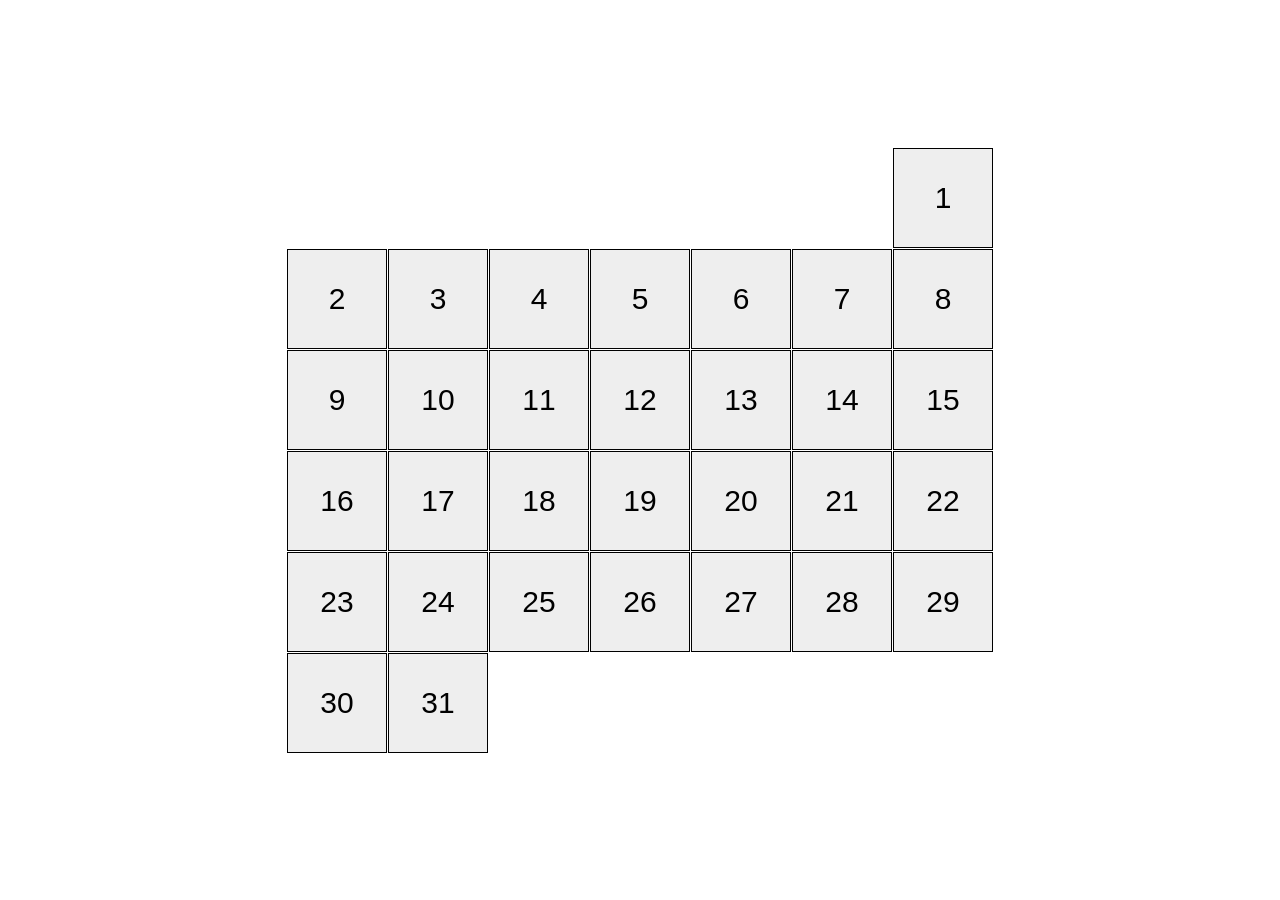
<file: index.html>
<!doctype html><html lang="en"><head><meta charset="utf-8"><meta name="viewport" content="width=device-width, initial-scale=1.0"><link rel="stylesheet" href="index.977f50f0.css"><link rel="stylesheet" href="index.91a0c458.css"><link rel="stylesheet" href="index.b5f9b981.css"><title>Calendar</title></head><body> <div class="calendar calendar--month-length-31 calendar--start-day-sun"> <div class="calendar__day"></div> <div class="calendar__day"></div> <div class="calendar__day"></div> <div class="calendar__day"></div> <div class="calendar__day"></div> <div class="calendar__day"></div> <div class="calendar__day"></div> <div class="calendar__day"></div> <div class="calendar__day"></div> <div class="calendar__day"></div> <div class="calendar__day"></div> <div class="calendar__day"></div> <div class="calendar__day"></div> <div class="calendar__day"></div> <div class="calendar__day"></div> <div class="calendar__day"></div> <div class="calendar__day"></div> <div class="calendar__day"></div> <div class="calendar__day"></div> <div class="calendar__day"></div> <div class="calendar__day"></div> <div class="calendar__day"></div> <div class="calendar__day"></div> <div class="calendar__day"></div> <div class="calendar__day"></div> <div class="calendar__day"></div> <div class="calendar__day"></div> <div class="calendar__day"></div> <div class="calendar__day"></div> <div class="calendar__day"></div> <div class="calendar__day"></div> </div> </body></html>
</file>
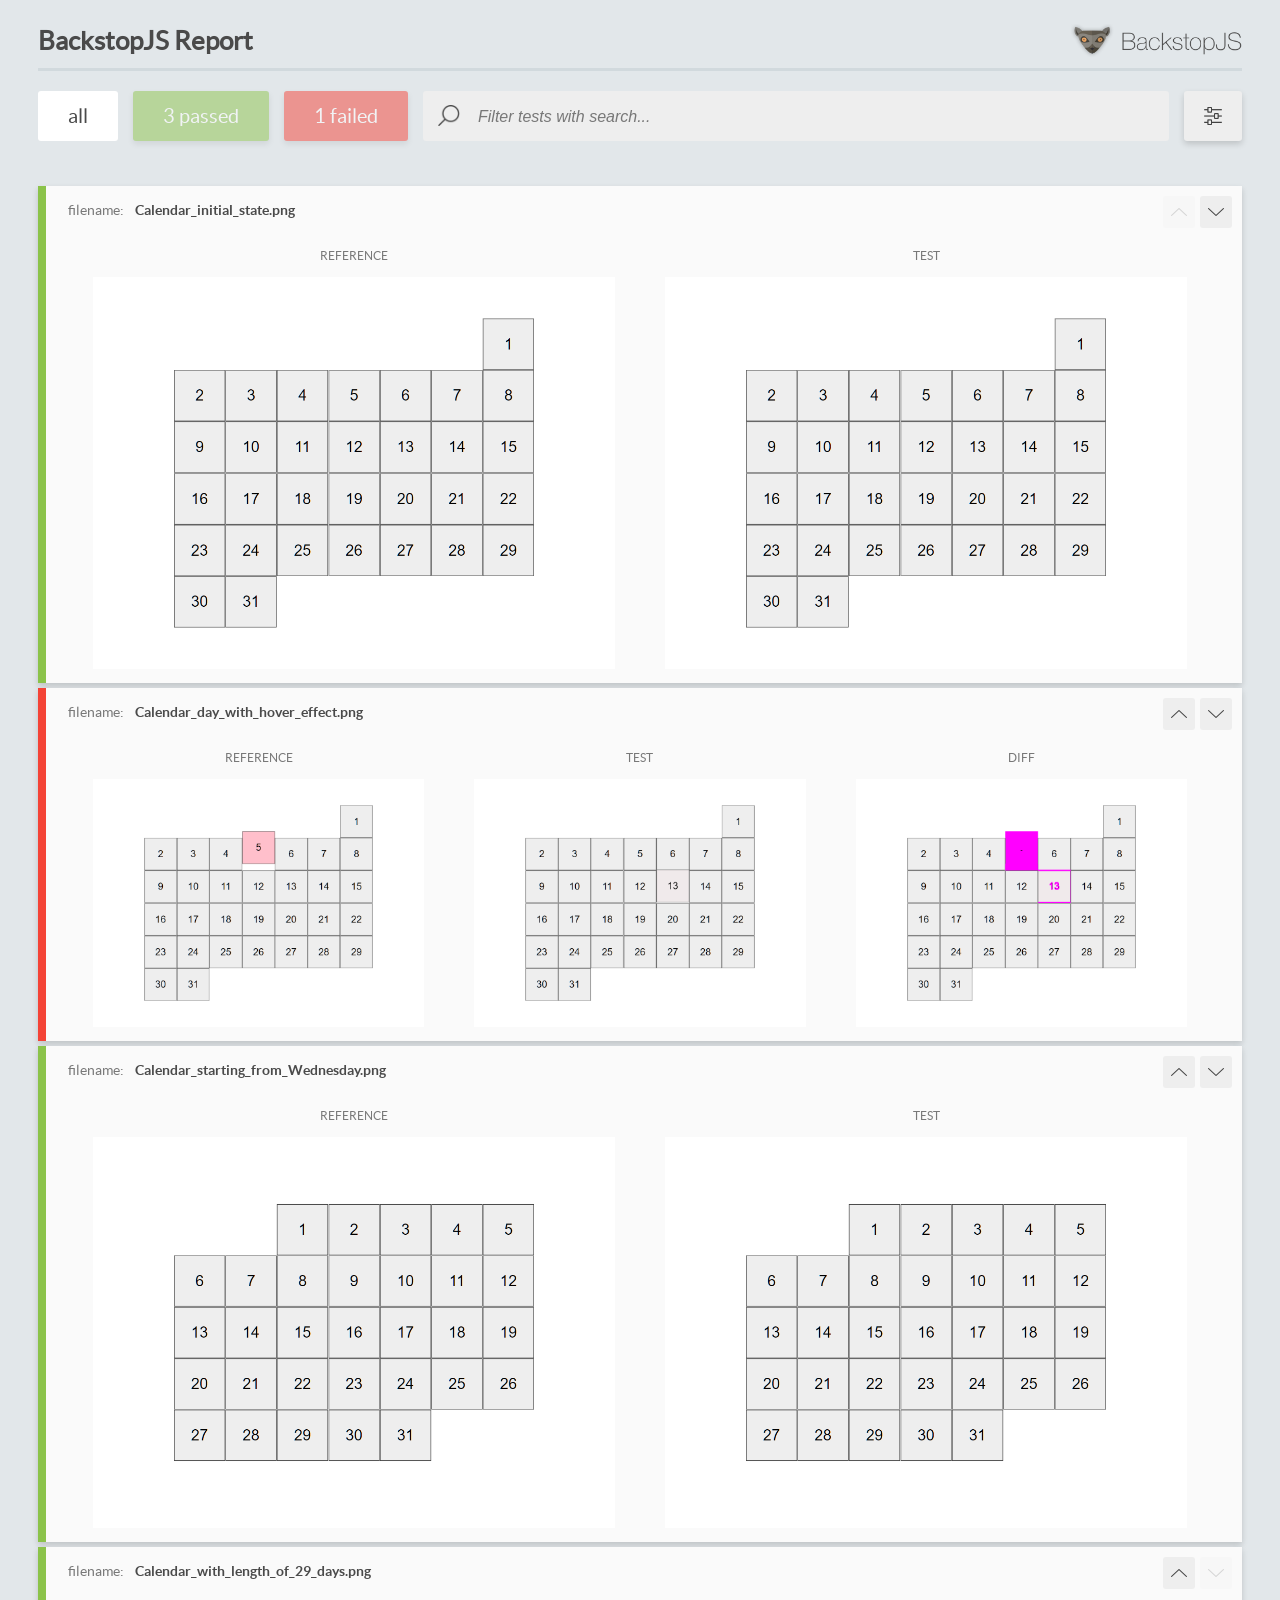
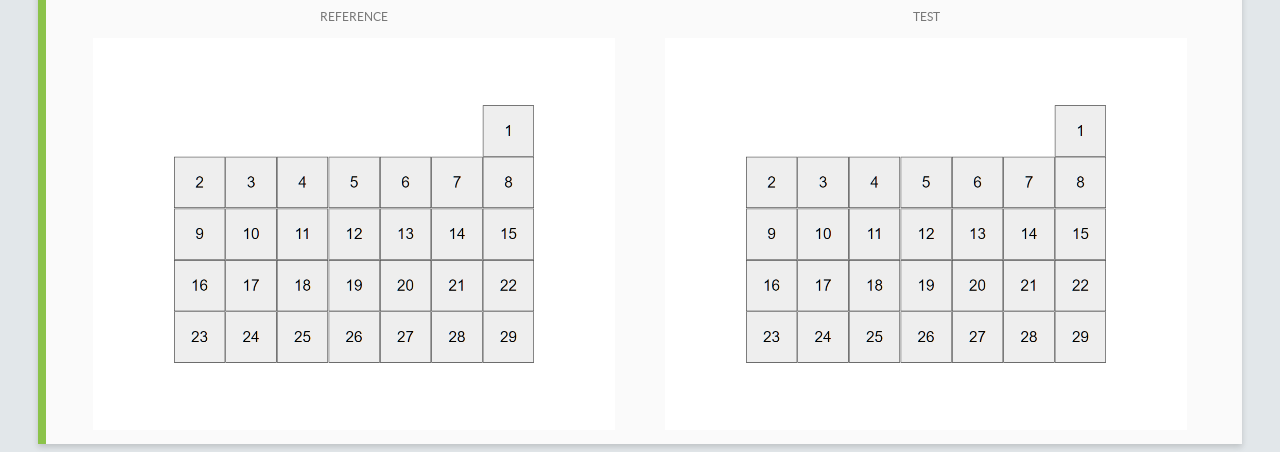
<file: report/html_report/index.html>
<!DOCTYPE html>
<html>
  <head>
    <meta charset="utf-8">
    <!-- Disable Cache -->
    <meta http-equiv="Cache-Control" content="no-cache, no-store, must-revalidate">
    <meta http-equiv="Pragma" content="no-cache">
    <meta http-equiv="Expires" content="0">

    <title>BackstopJS Report</title>

    <style>
      @font-face {
          font-family: 'latoregular';
          src: url('./assets/fonts/lato-regular-webfont.woff2') format('woff2'),
              url('./assets/fonts/lato-regular-webfont.woff') format('woff');
          font-weight: 400;
          font-style: normal;
      }
      @font-face {
          font-family: 'latobold';
          src: url('./assets/fonts/lato-bold-webfont.woff2') format('woff2'),
              url('./assets/fonts/lato-bold-webfont.woff') format('woff');
          font-weight: 700;
          font-style: normal;
      }

      .ReactModal__Body--open {
          overflow: hidden;
      }
      .ReactModal__Body--open .header {
        display: none;
      }

    </style>
  </head>
  <body style="background-color: #E2E7EA">
    <div id="root">

    </div>
    <script>
      function report (report) { // eslint-disable-line no-unused-vars
        window.tests = report;
      }
    </script>
    <script src="config.js"></script>
    <script src="index_bundle.js"></script>
  </body>
</html>
</file>
<file: index.977f50f0.css>
body{margin:0}
/*# sourceMappingURL=index.977f50f0.css.map */
</file>
<file: index.91a0c458.css>
body{justify-content:center;align-items:center;width:100vw;height:100vh;margin:0;display:flex}.calendar{box-sizing:border-box;flex-flow:wrap;gap:1px;max-width:726px;height:-moz-fit-content;height:fit-content;margin:0;padding:10px;display:flex}.calendar--start-day-mon .calendar__day:first-child{margin-left:0}.calendar--start-day-tue .calendar__day:first-child{margin-left:101px}.calendar--start-day-wed .calendar__day:first-child{margin-left:202px}.calendar--start-day-thu .calendar__day:first-child{margin-left:303px}.calendar--start-day-fri .calendar__day:first-child{margin-left:404px}.calendar--start-day-sat .calendar__day:first-child{margin-left:505px}.calendar--start-day-sun .calendar__day:first-child{margin-left:606px}.calendar--month-length-28 :nth-child(n+29),.calendar--month-length-29 :nth-child(n+30),.calendar--month-length-30 :nth-child(n+31),.calendar--month-length-31 :nth-child(n+32){display:none}.calendar__day{box-sizing:border-box;background-color:#eee;border:1px solid #000;justify-content:center;align-items:center;width:100px;height:100px;transition:all .5s;display:flex}.calendar__day:hover{cursor:pointer;background-color:#ffbfcb;transform:translateY(-20px)}.calendar__day:first-child:before{content:"1";font-family:Arial,Helvetica,sans-serif;font-size:30px;display:flex}.calendar__day:nth-child(2):before{content:"2";font-family:Arial,Helvetica,sans-serif;font-size:30px;display:flex}.calendar__day:nth-child(3):before{content:"3";font-family:Arial,Helvetica,sans-serif;font-size:30px;display:flex}.calendar__day:nth-child(4):before{content:"4";font-family:Arial,Helvetica,sans-serif;font-size:30px;display:flex}.calendar__day:nth-child(5):before{content:"5";font-family:Arial,Helvetica,sans-serif;font-size:30px;display:flex}.calendar__day:nth-child(6):before{content:"6";font-family:Arial,Helvetica,sans-serif;font-size:30px;display:flex}.calendar__day:nth-child(7):before{content:"7";font-family:Arial,Helvetica,sans-serif;font-size:30px;display:flex}.calendar__day:nth-child(8):before{content:"8";font-family:Arial,Helvetica,sans-serif;font-size:30px;display:flex}.calendar__day:nth-child(9):before{content:"9";font-family:Arial,Helvetica,sans-serif;font-size:30px;display:flex}.calendar__day:nth-child(10):before{content:"10";font-family:Arial,Helvetica,sans-serif;font-size:30px;display:flex}.calendar__day:nth-child(11):before{content:"11";font-family:Arial,Helvetica,sans-serif;font-size:30px;display:flex}.calendar__day:nth-child(12):before{content:"12";font-family:Arial,Helvetica,sans-serif;font-size:30px;display:flex}.calendar__day:nth-child(13):before{content:"13";font-family:Arial,Helvetica,sans-serif;font-size:30px;display:flex}.calendar__day:nth-child(14):before{content:"14";font-family:Arial,Helvetica,sans-serif;font-size:30px;display:flex}.calendar__day:nth-child(15):before{content:"15";font-family:Arial,Helvetica,sans-serif;font-size:30px;display:flex}.calendar__day:nth-child(16):before{content:"16";font-family:Arial,Helvetica,sans-serif;font-size:30px;display:flex}.calendar__day:nth-child(17):before{content:"17";font-family:Arial,Helvetica,sans-serif;font-size:30px;display:flex}.calendar__day:nth-child(18):before{content:"18";font-family:Arial,Helvetica,sans-serif;font-size:30px;display:flex}.calendar__day:nth-child(19):before{content:"19";font-family:Arial,Helvetica,sans-serif;font-size:30px;display:flex}.calendar__day:nth-child(20):before{content:"20";font-family:Arial,Helvetica,sans-serif;font-size:30px;display:flex}.calendar__day:nth-child(21):before{content:"21";font-family:Arial,Helvetica,sans-serif;font-size:30px;display:flex}.calendar__day:nth-child(22):before{content:"22";font-family:Arial,Helvetica,sans-serif;font-size:30px;display:flex}.calendar__day:nth-child(23):before{content:"23";font-family:Arial,Helvetica,sans-serif;font-size:30px;display:flex}.calendar__day:nth-child(24):before{content:"24";font-family:Arial,Helvetica,sans-serif;font-size:30px;display:flex}.calendar__day:nth-child(25):before{content:"25";font-family:Arial,Helvetica,sans-serif;font-size:30px;display:flex}.calendar__day:nth-child(26):before{content:"26";font-family:Arial,Helvetica,sans-serif;font-size:30px;display:flex}.calendar__day:nth-child(27):before{content:"27";font-family:Arial,Helvetica,sans-serif;font-size:30px;display:flex}.calendar__day:nth-child(28):before{content:"28";font-family:Arial,Helvetica,sans-serif;font-size:30px;display:flex}.calendar__day:nth-child(29):before{content:"29";font-family:Arial,Helvetica,sans-serif;font-size:30px;display:flex}.calendar__day:nth-child(30):before{content:"30";font-family:Arial,Helvetica,sans-serif;font-size:30px;display:flex}.calendar__day:nth-child(31):before{content:"31";font-family:Arial,Helvetica,sans-serif;font-size:30px;display:flex}
/*# sourceMappingURL=index.91a0c458.css.map */
</file>
<file: index.b5f9b981.css>
/*# sourceMappingURL=index.b5f9b981.css.map */
</file>
